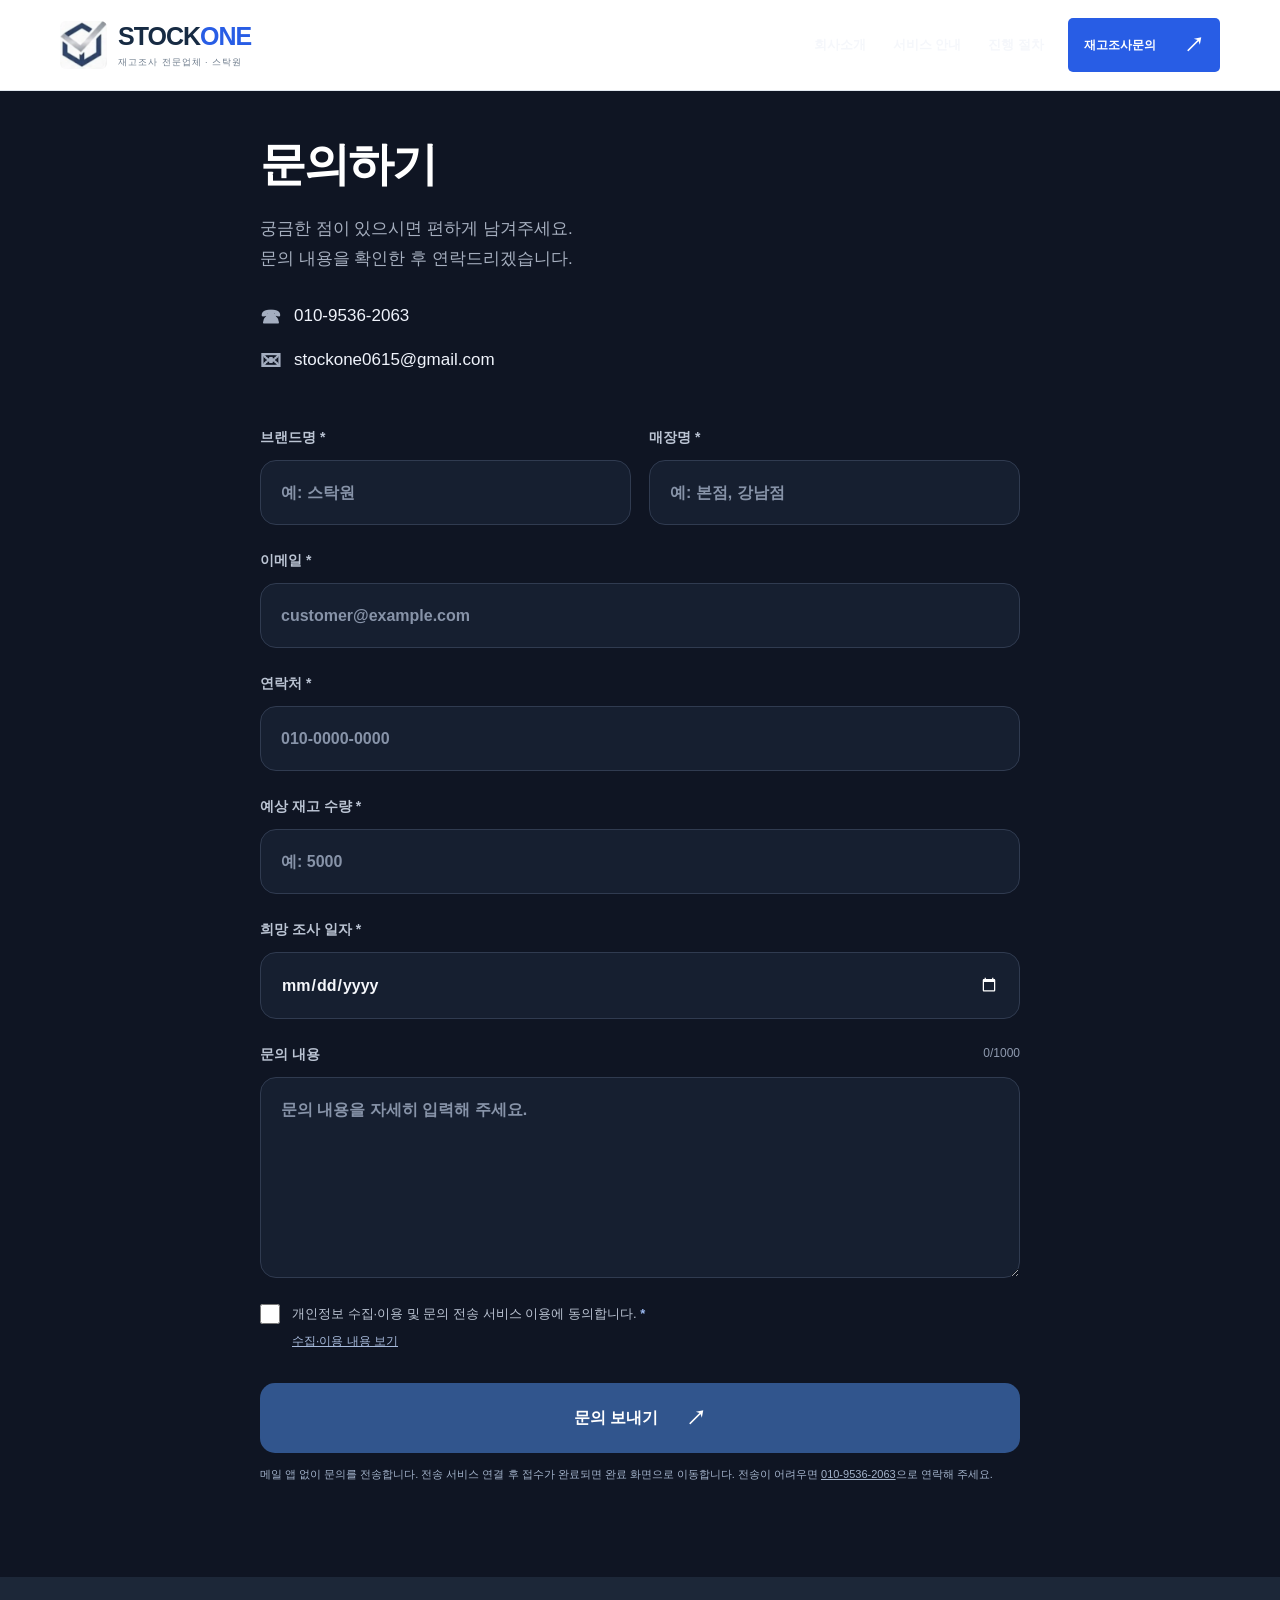
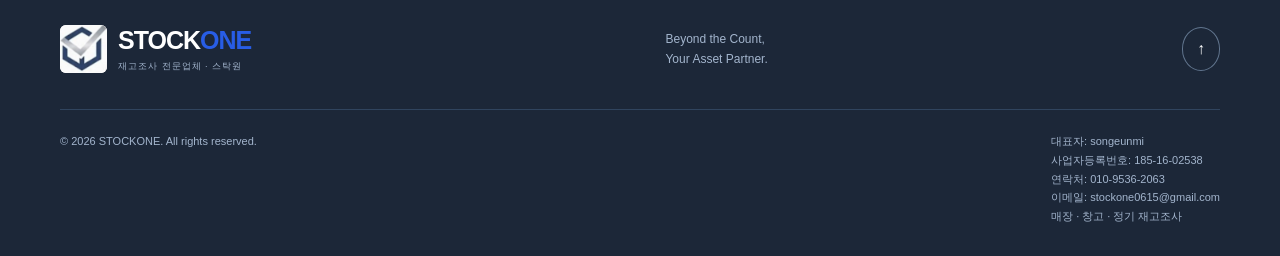
<file: contact.html>
<!doctype html>
<html lang="ko">
<head>
<meta charset="utf-8"><meta name="viewport" content="width=device-width,initial-scale=1"><meta name="theme-color" content="#10253d"><meta name="color-scheme" content="light">
<title>재고조사 문의 | 스탁원</title>
<meta name="description" content="매장·창고 재고조사 견적과 일정을 스탁원에 문의하세요. 전화 010-9536-2063, 이메일 stockone0615@gmail.com.">
<link rel="canonical" href="https://a62992063-afk.github.io/stockone-homepage/contact.html">
<meta name="robots" content="index,follow">
<meta property="og:type" content="website">
<meta property="og:locale" content="ko_KR">
<meta property="og:site_name" content="스탁원 Stock One">
<meta property="og:title" content="재고조사 문의 | 스탁원">
<meta property="og:description" content="매장·창고 재고조사 견적과 일정을 스탁원에 문의하세요. 전화 010-9536-2063, 이메일 stockone0615@gmail.com.">
<meta property="og:url" content="https://a62992063-afk.github.io/stockone-homepage/contact.html">
<meta property="og:image" content="https://a62992063-afk.github.io/stockone-homepage/assets/mobile/inventory-team.webp">
<meta name="twitter:card" content="summary_large_image">
<script type="application/ld+json">{"@context":"https://schema.org","@type":"Organization","@id":"https://a62992063-afk.github.io/stockone-homepage/#organization","name":"스탁원","alternateName":"Stock One","url":"https://a62992063-afk.github.io/stockone-homepage/","email":"stockone0615@gmail.com","telephone":"+82-10-9536-2063","description":"매장 재고조사, 창고·보관 재고조사, 정기·목적별 재고조사를 제공하는 전문업체","contactPoint":{"@type":"ContactPoint","telephone":"+82-10-9536-2063","email":"stockone0615@gmail.com","contactType":"customer service","availableLanguage":"Korean"}}</script>
<style>
*{box-sizing:border-box}html{color-scheme:only light;scroll-padding-top:20px}body{margin:0;background:#fff;color:#172b43;font-family:Arial,'Malgun Gothic',sans-serif;line-height:1.7;word-break:keep-all}a{color:inherit;text-decoration:none}button,input,textarea,select{font:inherit}button{cursor:pointer}button,a,input,textarea,summary{-webkit-tap-highlight-color:transparent}a:focus-visible,button:focus-visible,summary:focus-visible{outline:3px solid #87afff;outline-offset:3px}[hidden]{display:none!important}img{max-width:100%;height:auto;display:block}.wrap{width:100%;max-width:1240px;margin:0 auto;padding:0 40px}.skip{position:absolute;left:12px;top:-100px;z-index:2;background:#fff;color:#172b43;padding:10px}.skip:focus{top:5px}
.header{background:#fff;border-bottom:1px solid #e1e7ef}.header-row{min-height:90px;display:flex;align-items:center;gap:24px}.brand{display:flex;align-items:center;gap:11px;flex-shrink:0}.logo{display:block;position:relative;width:47px;height:48px;overflow:hidden;background:#fff;border-radius:6px;flex-shrink:0}.logo img{position:absolute;width:110px;max-width:none;height:auto;left:-35px;top:-130px}.brand-word{font-size:25px;font-weight:800;line-height:1.15;letter-spacing:-1px;color:#172b43}.brand-word b{color:#285de5}.brand small{display:block;margin-top:6px;font-size:9px;letter-spacing:1px;font-weight:400;color:#6e7c8c}.nav{margin-left:auto;display:flex;gap:27px;font-size:13px;font-weight:600}.btn{display:inline-flex;align-items:center;justify-content:space-between;gap:28px;padding:16px 22px;border:0;border-radius:5px;font-size:13px;font-weight:700;line-height:1.5}.btn.blue,.btn.dark{background:#285de5;color:#fff}.btn:hover{background:#204cb9;color:#fff}.btn span{font-size:20px}.header .btn{padding:12px 16px;font-size:12px}.menu{display:none}.mobile{padding:10px 24px 20px;background:#fff}.mobile a{display:block;padding:12px 0;border-bottom:1px solid #e5ebf3;font-size:14px}
.hero{background:#102a48;color:#fff}.hero-grid{display:grid;grid-template-columns:1.15fr 1fr;align-items:center;gap:55px;padding-top:75px;padding-bottom:75px}.eyebrow{font-size:10px;letter-spacing:2px;font-weight:700;color:#285de5;margin:0 0 22px}.hero .eyebrow{color:#abd6ff}.dot{display:inline-block;width:6px;height:6px;border-radius:50%;background:#77e8d3;margin-right:10px}h1{font-size:52px;line-height:1.4;letter-spacing:-2px;margin:0 0 25px}h1 em{color:#94deff;font-style:normal}.hero-copy{font-size:15px;line-height:1.95;color:#c1cee0;margin:0 0 30px}.hero-sub{display:block;font-size:10px;letter-spacing:1px;color:#b2c3da;margin-top:25px}.hero-photo{min-width:0;margin:0;border:1px solid #5b7da4;border-radius:7px}.hero-photo img{width:100%;height:auto;border-radius:7px 7px 0 0}.hero-photo figcaption{background:#102a48;padding:17px 20px;font-size:12px}.hero-photo figcaption span{display:block;color:#9eece2;font-size:8px;letter-spacing:2px;margin-bottom:6px}
.strip{background:#edf2fa}.strip-inner{display:grid;grid-template-columns:repeat(3,minmax(0,1fr));gap:25px;padding-top:25px;padding-bottom:25px}.strip-inner>div{font-size:13px}.strip-inner span{font-size:10px;color:#285de5;margin-right:15px}.section{padding-top:85px;padding-bottom:85px}.section-label{display:flex;justify-content:space-between;gap:15px;border-top:1px solid #dce4ef;padding-top:18px;margin-bottom:32px}.section-label .eyebrow{margin:0}.section-label>span{font-size:9px;color:#8492a4;letter-spacing:1px}.heading{display:flex;align-items:flex-end;justify-content:space-between;gap:35px;margin-bottom:38px}h2{font-size:35px;line-height:1.5;letter-spacing:-1px;margin:0}.heading>p{font-size:13px;color:#6e7c8c;margin:0}.tabs{display:flex;gap:24px;border-bottom:1px solid #dce4ef;margin-bottom:32px}.tab{border:0;background:#fff;color:#748297;padding:12px 0;font-size:14px}.tab[aria-selected=true]{color:#172b43;border-bottom:3px solid #285de5;font-weight:700}.overview{display:grid;grid-template-columns:1fr 1.2fr;gap:60px}.overview-copy h3{font-size:23px;margin:0 0 18px}.overview-copy p,.principles p{font-size:13px;color:#6e7c8c;margin:0}.company-table{margin:0}.company-table>div{display:grid;grid-template-columns:100px 1fr;gap:20px;padding:17px 0;border-bottom:1px solid #dce4ef;font-size:13px}.company-table dt{color:#6e7c8c}.company-table dd{margin:0}.principles{display:grid;grid-template-columns:repeat(3,minmax(0,1fr));gap:30px}.principles article{border-left:2px solid #dce5f4;padding-left:22px}.principles span{font-size:10px;color:#285de5}.principles h3{font-size:19px;margin:12px 0}
.work-section{padding-top:0;padding-bottom:85px}.work-heading{margin-bottom:30px}.work-heading h2{font-size:30px}.work-heading>p:last-child{font-size:13px;color:#6e7c8c}.work-grid{display:grid;grid-template-columns:1fr 1fr;gap:28px}.work-grid figure{margin:0;min-width:0}.work-photo img{width:100%;height:auto;border-radius:7px}.work-grid figcaption{padding-top:20px}.work-grid figcaption>span{font-size:9px;letter-spacing:1px;color:#285de5}.work-grid h3{font-size:20px;margin:9px 0}.work-grid figcaption p{font-size:12px;color:#6e7c8c;margin:0}
.services{background:#f3f6fa}.cards{display:grid;grid-template-columns:repeat(3,minmax(0,1fr));gap:22px}.card{background:#fff;border:1px solid #dfe7f2;border-top:4px solid #3674e8;border-radius:6px;padding:28px;min-width:0}.card:nth-child(2){border-top-color:#ed8855}.card:nth-child(3){border-top-color:#9263d9}.card-art{margin-bottom:24px;background:#f0f5fb;border-radius:4px}.service-photo img{width:100%;height:220px;object-fit:cover;border-radius:4px}.service-report img{object-fit:contain}.card>small{font-size:9px;letter-spacing:1.5px;color:#285de5}.card h3{font-size:21px;letter-spacing:-.7px;margin:12px 0}.card p{font-size:13px;color:#6e7c8c;margin:0}.card-tail{margin-top:24px;padding-top:17px;border-top:1px solid #dce4ef;font-size:10px;color:#7c8a9e}
.banner{background:#e5f0ff;padding:48px 0}.banner .wrap{display:flex;align-items:center;justify-content:space-between;gap:25px}.banner h2{font-size:25px;color:#153e6c}.banner p{font-size:13px;color:#667b9c;margin:12px 0 0}.banner-symbol{font-size:65px;color:#58a9cb}.steps{list-style:none;padding:0;margin:0}.steps li{display:flex;align-items:flex-start;gap:28px;border-top:1px solid #dce4ef;padding:25px 0}.steps li:last-child{border-bottom:1px solid #dce4ef}.number{display:block;flex:0 0 42px;text-align:center;background:#e9f0ff;color:#285de5;border-radius:10px;padding:5px 0;font-size:19px}.steps h3{font-size:18px;margin:0 0 7px}.steps p{font-size:13px;color:#6e7c8c;margin:0}.steps .arrow{margin-left:auto;color:#93a3b9}.faq{background:#f7f9fc}.faq-grid{display:grid;grid-template-columns:1fr 1.4fr;gap:60px}.faq h2{font-size:29px}details{border-bottom:1px solid #dfe6ef}summary{cursor:pointer;font-size:13px;font-weight:600;padding:20px 0}summary span{float:right;color:#7e8da0;font-size:18px}details p{font-size:12px;line-height:1.9;color:#6e7c8c;margin:0 0 22px}
.partners-section{background:#eef2fb;text-align:center;padding:75px 0}.partners-section h2{font-size:31px}.partners-intro{font-size:13px;color:#64748b;margin:22px 0 35px}.partner-track{display:grid;grid-template-columns:repeat(4,minmax(0,1fr));gap:28px 20px}.partner-item{min-width:0;text-align:center}.partner-item img{width:100%;max-width:150px;height:90px;object-fit:contain;margin:auto}.partner-item small{display:block;margin-top:10px;font-size:10px;line-height:1.6;color:#64748b;overflow-wrap:anywhere}
.contact{background:#173967;color:#fff}.contact-grid{display:grid;grid-template-columns:1fr 1fr;gap:55px;align-items:center}.contact .eyebrow{color:#96e3e2}.contact h2{font-size:35px}.contact-copy>p:not(.eyebrow){font-size:14px;line-height:1.95;color:#c2d2e5;margin:25px 0 0}.contact .btn{background:#fff;color:#244dc2}.footer{background:#0d1e31;color:#fff;padding:40px 0 30px}.footer-top{display:flex;align-items:center;justify-content:space-between;gap:25px;margin-bottom:28px}.footer .brand-word{color:#fff}.footer .brand small{color:#a3b5cd}.footer-top>p{font-size:12px;color:#a3b5cd}.back{display:block;border:1px solid #61758e;border-radius:50%;padding:7px 14px}.footer-bottom{display:flex;justify-content:space-between;gap:25px;border-top:1px solid #30445e;padding-top:22px;font-size:11px;color:#a3b5cd}.footer-bottom>span{min-width:0;overflow-wrap:anywhere}.float{display:flex;align-items:center;justify-content:center;gap:12px;width:fit-content;max-width:90%;margin:18px auto;background:#285de5;color:#fff;border-radius:25px;padding:12px 20px;font-size:13px}.float span{font-size:20px}
@media(max-width:1000px){.wrap{padding-left:28px;padding-right:28px}.nav{gap:18px}.header-row{gap:18px}.hero-grid{gap:30px}h1{font-size:43px}.overview{gap:35px}.card{padding:22px}.card h3{font-size:19px}}
@media(max-width:700px){.wrap{padding-left:24px;padding-right:24px}.header-row{min-height:76px;gap:12px}.brand{gap:7px}.logo{width:39px;height:40px}.logo img{width:92px;left:-29px;top:-109px}.brand-word{font-size:20px}.brand small{font-size:7px;letter-spacing:.5px}.nav{display:none}.header .btn{margin-left:auto;font-size:10px;padding:11px 10px;gap:8px}.header .btn span{font-size:14px}.menu{display:block;flex:0 0 24px;width:24px;background:#fff;border:0;padding:3px}.menu i{display:block;height:2px;margin:5px 0;background:#172b43;width:20px}.hero-grid{display:block;padding-top:48px;padding-bottom:42px}h1{font-size:36px;letter-spacing:-1.5px}.hero .eyebrow{font-size:8px}.hero-copy{font-size:13px}.hero-sub{font-size:9px}.hero-photo{margin-top:35px}.hero-photo figcaption{font-size:11px}.strip-inner{display:block;padding-top:18px;padding-bottom:18px}.strip-inner>div{font-size:12px;margin:8px 0}.section{padding-top:55px;padding-bottom:55px}.section-label{margin-bottom:26px}.section-label>span{font-size:8px}.eyebrow{font-size:9px}.heading{display:block;margin-bottom:28px}h2{font-size:27px}.heading>p{font-size:12px;margin-top:18px}.overview{display:block}.overview-copy h3{font-size:21px}.overview-copy p{font-size:12px}.company-table{margin-top:25px}.company-table>div{grid-template-columns:75px 1fr;font-size:12px;gap:15px}.principles{display:block}.principles article{margin:22px 0}.work-section{padding-bottom:55px}.work-heading h2{font-size:25px}.work-grid{display:block}.work-grid figure{margin-bottom:30px}.cards{display:block}.card{padding:24px;margin-bottom:20px}.card h3{font-size:21px}.card p{font-size:12px}.service-photo img{height:250px}.banner{padding:35px 0}.banner h2{font-size:22px}.banner p{font-size:12px}.banner-symbol{display:none}.steps li{gap:16px}.number{flex-basis:34px;font-size:17px}.steps h3{font-size:16px}.steps p{font-size:12px}.faq-grid{display:block}.faq h2{font-size:26px;margin-bottom:20px}.partner-track{grid-template-columns:repeat(3,minmax(0,1fr));gap:24px 12px}.partner-item img{height:75px}.partner-item small{font-size:9px}.partners-section{padding:55px 0}.partners-section h2{font-size:25px}.partners-intro{font-size:12px}.contact-grid{display:block}.contact h2{font-size:29px}.contact-copy>p:not(.eyebrow){font-size:13px}.contact-grid>div:last-child{margin-top:28px}.footer-top>p{display:none}.footer-bottom{display:block;font-size:10px}.footer-bottom>span{display:block;margin-bottom:12px}}

.contact-page{background:#0f1523;color:#f5f7fb}.contact-page .header{background:#fff}.contact-page .contact-screen{background:#0f1523}.contact-page-wrap{max-width:840px;margin:auto;padding:45px 40px 80px}.contact-back,.contact-eyebrow{display:none}.contact-page h1{font-size:46px;margin:0 0 20px;line-height:1.25;color:#fff}.contact-intro{font-size:17px;color:#a6afbf;line-height:1.8}.contact-methods{margin:24px 0 48px}.contact-method{display:flex;align-items:center;gap:13px;width:fit-content;max-width:100%;margin:8px 0;color:#f0f4fc}.contact-method strong{font-size:21px;color:#a4aec0}.contact-method span{font-size:17px;overflow-wrap:anywhere}.contact-first-row{display:grid;grid-template-columns:1fr 1fr;gap:18px}.contact-page-form label{display:block;font-size:14px;color:#bbc4d3;font-weight:600;margin-bottom:24px}.contact-page-form label>span{color:#bbc4d3}.contact-page-form input,.contact-page-form textarea{display:block;width:100%;min-width:0;margin-top:10px;background:#161f30;border:1px solid #303b50;border-radius:16px;padding:18px 20px;min-height:62px;font-size:16px;color:#f5f7fb}.contact-page-form input::placeholder,.contact-page-form textarea::placeholder{color:#8793a8;opacity:1}.contact-page-form input:focus,.contact-page-form textarea:focus{outline:2px solid #8aaef3;outline-offset:2px}.contact-page-form textarea{min-height:180px;resize:vertical}.contact-page-form input[type=date]{color-scheme:dark}.message-caption{display:flex;justify-content:space-between;gap:12px}#message-count{font-weight:400;color:#8f9aaf;font-size:12px}.privacy-consent{margin:4px 0 25px}.contact-page-form .consent-check{display:flex;align-items:flex-start;gap:12px;margin:0;font-size:13px;line-height:1.8;font-weight:400}.contact-page-form .consent-check input{display:block;flex:0 0 20px;width:20px;height:20px;min-height:20px;padding:0;margin:2px 0 0;accent-color:#4678c9}.consent-check b{color:#9cbaf2}.privacy-details{border:0;margin-left:32px}.privacy-details summary{display:block;width:fit-content;padding:6px 0;color:#a8bbdc;font-size:12px;text-decoration:underline;font-weight:400}.privacy-details p{font-size:12px;color:#abb6c9;line-height:1.9;margin:5px 0 12px}.contact-page-form .btn{width:100%;background:#31558d;color:#fff;border-radius:15px;font-size:16px;justify-content:center;padding:20px}.contact-page-form .btn:hover{background:#3c65a3}.contact-page-form .btn:disabled{opacity:.65;cursor:wait}.form-note a,.privacy-details a{text-decoration:underline}.form-note{color:#a3b3cb;font-size:11px;line-height:1.9}.form-status{color:#b3caff;font-size:12px}.contact-page .footer{background:#1c2738}.manual-copy p{font-size:12px}.copy-manual{min-height:180px}@media(max-width:700px){.contact-page-wrap{padding:28px 24px 60px}.contact-page h1{font-size:38px}.contact-intro{font-size:15px}.contact-methods{margin:22px 0 42px}.contact-method span{font-size:15px}.contact-first-row{gap:12px}.contact-page-form label{font-size:13px}.contact-page-form input,.contact-page-form textarea{font-size:16px;padding:17px 15px;min-height:60px}.contact-page-form .consent-check input{min-height:20px}.contact-page-form .consent-check{font-size:12px}}
</style>
</head>
<body class="contact-page">
<a class="skip" href="#main">본문 바로가기</a>
<header class="header"><div class="header-row wrap"><a class="brand" href="index.html" aria-label="스탁원 홈"><span class="logo" aria-hidden="true"><img src="assets/mobile/stockone-logo.webp" alt="" width="549" height="1280"></span><span class="brand-word">STOCK<b>ONE</b><small>재고조사 전문업체 · 스탁원</small></span></a><nav class="nav" aria-label="주 메뉴"><a href="index.html#about">회사소개</a><a href="index.html#services">서비스 안내</a><a href="index.html#process">진행 절차</a></nav><a class="btn dark inquiry-link" href="contact.html" aria-current="page">재고조사문의 <span>↗</span></a><button class="menu" aria-label="메뉴 열기" aria-expanded="false" aria-controls="mobile-menu"><i></i><i></i></button></div><nav class="mobile" id="mobile-menu" aria-label="모바일 메뉴" hidden><a href="index.html#about">회사소개</a><a href="index.html#services">서비스 안내</a><a href="index.html#process">진행 절차</a><a class="inquiry-link" href="contact.html">재고조사문의</a></nav></header>
<main id="main" class="contact-screen"><div class="contact-page-wrap"><a class="contact-back" href="index.html">← 홈으로 돌아가기</a><p class="contact-eyebrow">CONTACT US</p><h1 id="inquiry-heading">문의하기</h1><p class="contact-intro">재고조사 상담은 전화 또는 이메일로 문의해 주세요.<br>온라인 문의 양식은 현재 전송 점검 중입니다.</p><div class="contact-methods" aria-label="문의 연락처"><a class="contact-method" href="tel:01095362063"><strong aria-hidden="true">☎</strong><span>010-9536-2063</span></a><a class="contact-method" href="mailto:stockone0615@gmail.com"><strong aria-hidden="true">✉</strong><span>stockone0615@gmail.com</span></a></div><section id="inquiry-availability" role="status" style="padding:24px;border:1px solid #607aa2;border-radius:16px;background:#161f30;margin:0 0 30px"><h2 style="font-size:22px;margin:0 0 12px">온라인 문의 전송 점검 중</h2><p style="color:#c2d2e5;margin:0 0 20px">현재 이 양식으로 문의를 접수할 수 없습니다.<br>재고조사 상담은 아래 전화로 연락해 주세요.</p><a class="btn blue" href="tel:01095362063">전화로 문의하기 · 010-9536-2063 ↗</a><p style="font-size:13px;color:#c2d2e5;margin:16px 0 0">이메일 문의: <a href="mailto:stockone0615@gmail.com" style="text-decoration:underline">stockone0615@gmail.com</a><br>메일 앱이 열리면 내용을 작성한 뒤 직접 보내주세요.</p></section><form id="inquiry" hidden class="contact-page-form" aria-labelledby="inquiry-heading" action="https://api.web3forms.com/submit" method="POST"><input type="hidden" name="access_key" value="ae4c6334-6f9d-4d83-ad25-94566c46c516"><input type="hidden" name="from_name" value="스탁원 재고조사 문의"><input type="hidden" name="replyto" value=""><input type="hidden" name="subject" value="[스탁원] 홈페이지 재고조사 문의"><input type="hidden" name="redirect" value="https://a62992063-afk.github.io/stockone-homepage/inquiry-complete.html"><input type="checkbox" name="botcheck" tabindex="-1" aria-hidden="true" style="display:none"><div class="contact-first-row"><label>브랜드명 <span aria-hidden="true">*</span><input name="브랜드명" required maxlength="100" autocomplete="organization" placeholder="예: 스탁원"></label><label>매장명 <span aria-hidden="true">*</span><input name="매장명" required maxlength="100" placeholder="예: 본점, 강남점"></label></div><label>이메일 <span aria-hidden="true">*</span><input type="email" name="이메일" required maxlength="254" autocomplete="email" inputmode="email" placeholder="customer@example.com"></label><label>연락처 <span aria-hidden="true">*</span><input type="tel" name="연락처" required maxlength="40" autocomplete="tel" inputmode="tel" placeholder="010-0000-0000"></label><label>예상 재고 수량 <span aria-hidden="true">*</span><input type="number" name="예상 재고 수량" required min="1" max="999999999" step="1" inputmode="numeric" placeholder="예: 5000"></label><label>희망 조사 일자 <span aria-hidden="true">*</span><input type="date" name="희망 조사 일자" required aria-label="희망 조사 일자"></label><label class="message-label"><span class="message-caption"><span>문의 내용</span><span id="message-count" aria-live="off">0/1000</span></span><textarea name="문의 내용" rows="6" maxlength="1000" aria-describedby="message-count" placeholder="문의 내용을 자세히 입력해 주세요."></textarea></label><div class="privacy-consent"><label class="consent-check"><input type="checkbox" name="개인정보 수집·이용 동의" value="동의함" required><span>개인정보 수집·이용 및 문의 전송 서비스 이용에 동의합니다. <b aria-hidden="true">*</b></span></label><details class="privacy-details"><summary>수집·이용 내용 보기</summary><p>수집 항목: 브랜드명, 매장명, 이메일, 연락처 및 문의에 작성한 정보<br>이용 목적: 재고조사 상담 및 문의 답변<br>보유 기간: 문의 응대 완료 시까지. 관계 법령에 따른 보관이 필요한 경우 해당 기간까지 보관합니다.<br>문의 전송: 입력한 정보는 외부 전송 서비스 Web3Forms를 거쳐 스탁원 이메일로 전달됩니다. <a href="https://web3forms.com/privacy" target="_blank" rel="noopener noreferrer">전송 서비스 개인정보 안내</a><br>동의를 거부할 수 있으며, 이 경우 전화로 문의하실 수 있습니다.</p></details></div><button class="btn blue" type="submit">문의 보내기 <span aria-hidden="true">↗</span></button><p class="form-note">메일 앱 없이 문의를 전송합니다. 전송 서비스 연결 후 접수가 완료되면 완료 화면으로 이동합니다. 전송이 어려우면 <a href="tel:01095362063">010-9536-2063</a>으로 연락해 주세요.</p><p class="form-status" id="form-status" role="status" tabindex="-1"></p><div class="manual-copy" id="manual-copy" hidden><p>아래 내용을 길게 누르거나 선택해 복사해 주세요.</p><textarea class="copy-manual" id="copy-text" readonly aria-label="복사할 문의 내용"></textarea></div></form></div></main>
<footer class="footer"><div class="wrap"><div class="footer-top"><a class="brand" href="index.html" aria-label="스탁원 홈"><span class="logo" aria-hidden="true"><img src="assets/mobile/stockone-logo.webp" alt="" width="549" height="1280"></span><span class="brand-word">STOCK<b>ONE</b><small>재고조사 전문업체 · 스탁원</small></span></a><p>Beyond the Count,<br>Your Asset Partner.</p><a class="back" href="#" aria-label="페이지 맨 위로">↑</a></div><div class="footer-bottom"><span>© <span id="year">2026</span> STOCKONE. All rights reserved.</span><span>대표자: songeunmi<br>사업자등록번호: 185-16-02538<br>연락처: <a href="tel:01095362063">010-9536-2063</a><br>이메일: <a href="mailto:stockone0615@gmail.com">stockone0615@gmail.com</a><br>매장 · 창고 · 정기 재고조사</span></div></div></footer>

<script>
const menu=document.querySelector('.menu'),mobile=document.querySelector('#mobile-menu');
function closeMenu(){menu.setAttribute('aria-expanded','false');menu.setAttribute('aria-label','메뉴 열기');mobile.hidden=true;}
menu.addEventListener('click',()=>{const open=menu.getAttribute('aria-expanded')!=='true';menu.setAttribute('aria-expanded',String(open));menu.setAttribute('aria-label',open?'메뉴 닫기':'메뉴 열기');mobile.hidden=!open;});
mobile.querySelectorAll('a').forEach(link=>link.addEventListener('click',closeMenu));
document.addEventListener('keydown',event=>{if(event.key==='Escape')closeMenu();});
window.matchMedia('(min-width:701px)').addEventListener('change',event=>{if(event.matches)closeMenu();});
document.querySelector('#year').textContent=new Date().getFullYear();
const inquiryForm = document.querySelector('#inquiry');
const accessKey = inquiryForm.querySelector('[name="access_key"]').value.trim();
const inquiryReady = /^[0-9a-f]{8}-(?:[0-9a-f]{4}-){3}[0-9a-f]{12}$/i.test(accessKey);
if (inquiryReady) {
  inquiryForm.hidden = false;
  document.querySelector('#inquiry-availability').hidden = true;
  document.querySelector('.contact-intro').innerHTML = '궁금한 점이 있으시면 편하게 남겨주세요.<br>문의 내용을 확인한 후 연락드리겠습니다.';
}
inquiryForm.addEventListener('submit', event => {
  const form = event.currentTarget;
  if (!inquiryReady || !form.reportValidity() || form.dataset.sending === 'true') {
    event.preventDefault();
    return;
  }
  form.querySelector('[name="replyto"]').value = form.querySelector('[name="이메일"]').value.trim();
  form.dataset.sending = 'true';
  const button = form.querySelector('button[type="submit"]');
  button.disabled = true;
  button.textContent = '전송 중…';
  document.querySelector('#form-status').textContent = '문의가 접수되면 완료 화면으로 이동합니다.';
});
window.addEventListener('pageshow', () => {
  inquiryForm.dataset.sending = 'false';
  const button = inquiryForm.querySelector('button[type="submit"]');
  button.disabled = false;
  button.innerHTML = '문의 보내기 <span aria-hidden="true">↗</span>';
});
</script>
<script>const messageField=document.querySelector('textarea[name="문의 내용"]');messageField.addEventListener('input',()=>{document.querySelector('#message-count').textContent=messageField.value.length+'/1000';});</script>
</body>
</html>
</file>
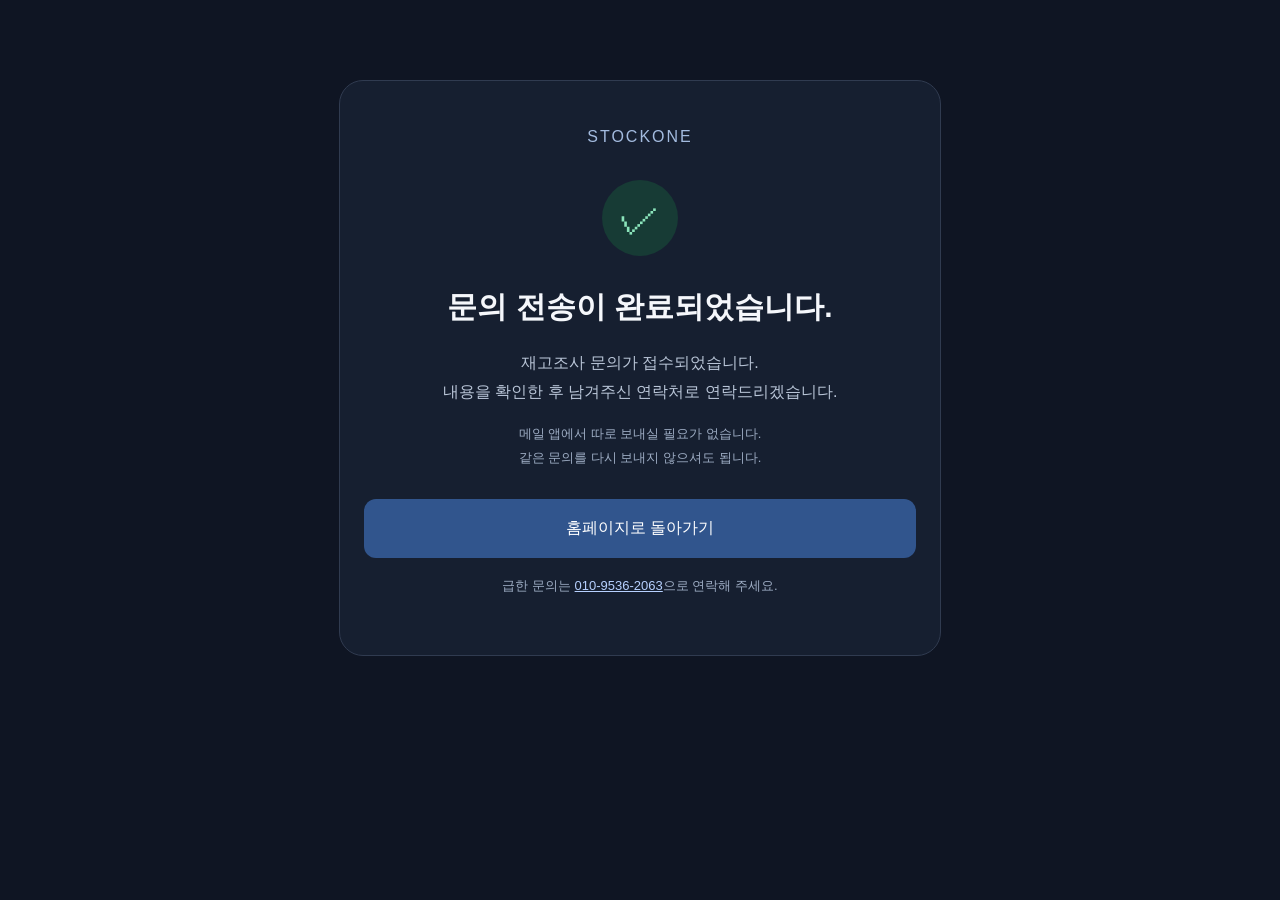
<file: inquiry-complete.html>
<!doctype html>
<html lang="ko"><head><meta charset="utf-8"><meta name="viewport" content="width=device-width,initial-scale=1"><meta name="robots" content="noindex,nofollow"><meta name="theme-color" content="#0f1523"><title>문의 전송 완료 | 스탁원</title>
<style>*{box-sizing:border-box}body{margin:0;background:#0f1523;color:#f5f7fb;font-family:Arial,'Malgun Gothic',sans-serif;line-height:1.8;word-break:keep-all}main{max-width:650px;margin:auto;padding:80px 24px}.check{display:grid;place-items:center;width:76px;height:76px;border-radius:50%;background:#173b35;color:#8be4bb;font-size:42px;margin:0 auto 28px}article{text-align:center;border:1px solid #303b50;border-radius:24px;padding:42px 24px;background:#161f30}h1{font-size:30px;line-height:1.5;margin:0 0 20px}p{color:#b9c5d7;margin:16px 0}a{color:#b7d1ff}.home{display:block;background:#31558d;color:white;text-decoration:none;border-radius:12px;padding:15px;margin-top:30px}.note{font-size:13px;color:#9dacc3}.brand{font-size:16px;color:#a3bbdf;letter-spacing:2px;margin-bottom:28px}</style></head>
<body><main><article><div class="brand">STOCKONE</div><div class="check" aria-hidden="true">✓</div><h1>문의 전송이 완료되었습니다.</h1><p>재고조사 문의가 접수되었습니다.<br>내용을 확인한 후 남겨주신 연락처로 연락드리겠습니다.</p><p class="note">메일 앱에서 따로 보내실 필요가 없습니다.<br>같은 문의를 다시 보내지 않으셔도 됩니다.</p><a class="home" href="index.html">홈페이지로 돌아가기</a><p class="note">급한 문의는 <a href="tel:01095362063">010-9536-2063</a>으로 연락해 주세요.</p></article></main></body></html>
</file>
